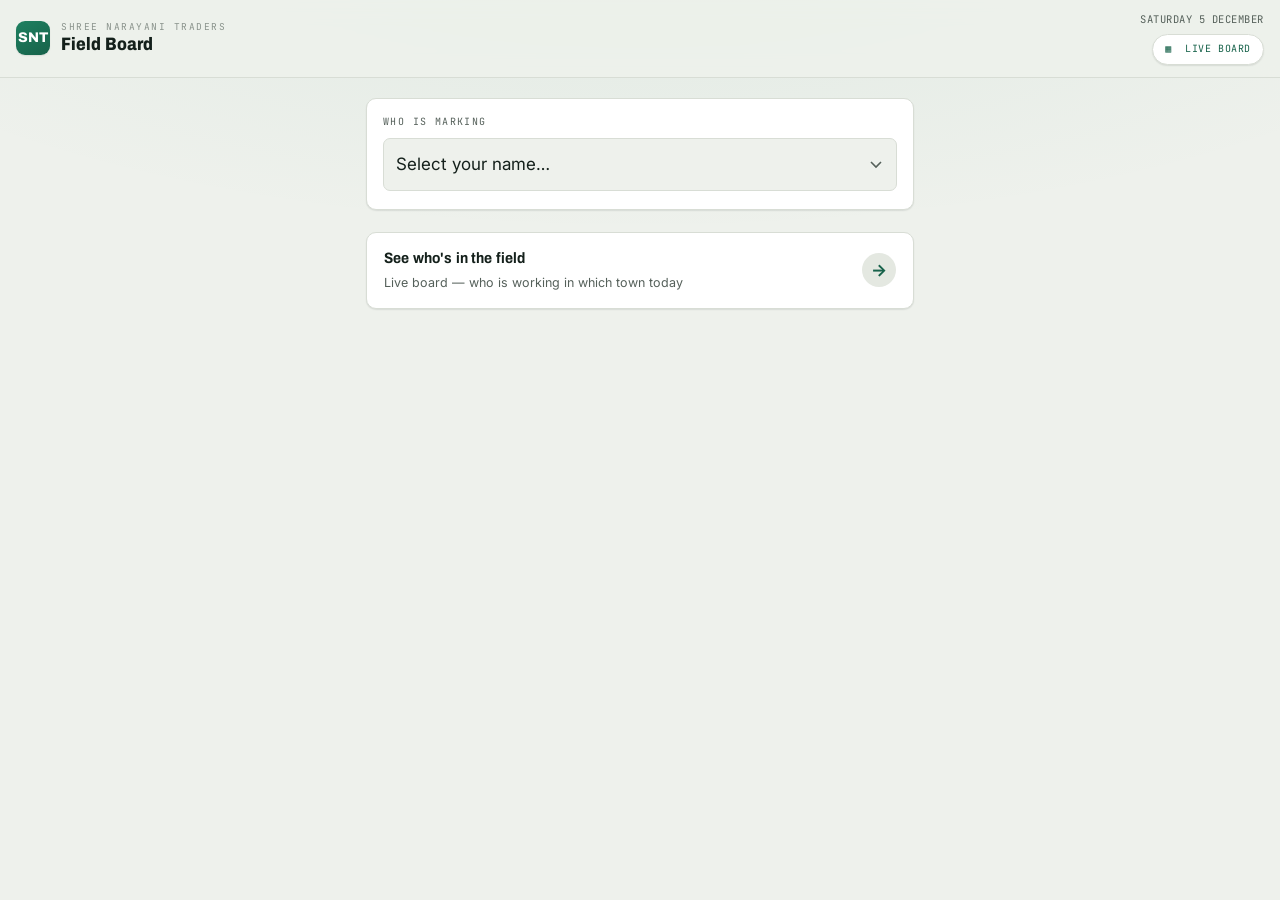
<file: index.html>
<!DOCTYPE html>
<html lang="en">
<head>
<meta charset="utf-8">
<meta name="viewport" content="width=device-width, initial-scale=1, viewport-fit=cover">
<meta name="theme-color" content="#EEF1EC">
<title>Mark your day — SNT Field Board</title>
<link rel="preconnect" href="https://fonts.googleapis.com">
<link rel="preconnect" href="https://fonts.gstatic.com" crossorigin>
<link href="https://fonts.googleapis.com/css2?family=Archivo:wght@600;700;800&family=Inter:wght@400;500;600;700&family=JetBrains+Mono:wght@400;700&display=swap" rel="stylesheet">
<link rel="stylesheet" href="style.css">
</head>
<body>

<header class="mast">
  <div class="brand">
    <div class="logo">SNT</div>
    <div class="tt">
      <span class="co">Shree Narayani Traders</span>
      <h1>Field Board</h1>
    </div>
  </div>
  <div style="display:flex;flex-direction:column;align-items:flex-end;gap:7px">
    <div class="date" id="mastDate"></div>
    <a class="pill" href="dashboard.html">▦&nbsp; Live board</a>
  </div>
</header>

<main class="wrap">

  <!-- receipt shown after a successful mark -->
  <section class="receipt" id="receipt" hidden>
    <div class="rok"><span class="check">✓</span><h2 id="receiptTitle">Marked for today</h2></div>
    <dl>
      <dt>Name</dt><dd id="rName"></dd>
      <dt>Status</dt><dd id="rStatus"></dd>
      <dt id="rLocLabel">Where</dt><dd id="rLoc"></dd>
      <dt>Time</dt><dd id="rTime"></dd>
    </dl>
    <button class="linkbtn" id="editBtn">Change today's entry</button>
  </section>

  <form id="form">
    <div class="step">
      <label class="eyebrow" for="mr">Who is marking</label>
      <select id="mr" required>
        <option value="">Select your name…</option>
      </select>
    </div>

    <div class="step" id="stepStatus" hidden>
      <span class="eyebrow">Today I am</span>
      <div class="statuses" id="statuses"></div>
    </div>

    <div class="step" id="stepLeave" hidden>
      <span class="eyebrow" id="datesTitle">Leave dates <span class="req">— mark the whole period once</span></span>
      <div class="daterow">
        <div><label class="eyebrow2" for="leaveFrom">From</label><input type="date" id="leaveFrom"></div>
        <div><label class="eyebrow2" for="leaveTo">To</label><input type="date" id="leaveTo"></div>
      </div>
      <p class="hint" id="leaveHint">You'll show as “On leave” for every day in this range — no need to mark again.</p>
    </div>

    <div class="step" id="stepWhere" hidden>
      <span class="eyebrow">Zones <span class="req">— pick one or more</span></span>
      <div class="chips" id="zoneChips"></div>

      <span class="eyebrow" style="margin-top:18px">Towns / areas <span class="req">— pick all you'll cover</span></span>
      <div id="townWrap"></div>

      <label class="eyebrow" for="note" style="margin-top:18px">Note (optional)</label>
      <input type="text" id="note" maxlength="60" placeholder="e.g. with ASM, chemist meet">
    </div>

    <div class="submit" id="stepSubmit" hidden>
      <button type="submit" id="go">Mark my day</button>
      <p class="msg" id="msg"></p>
    </div>
  </form>

  <a class="boardlink" href="dashboard.html">
    <div class="bl-txt">
      <strong>See who's in the field</strong>
      <span>Live board — who is working in which town today</span>
    </div>
    <span class="bl-go">→</span>
  </a>
</main>

<script src="data.js"></script>
<script>
(async function () {
  const $ = (id) => document.getElementById(id);
  const state = { mrId: "", status: "", zones: [], picks: [] };  // picks: [{zone, city}]
  const KEY_ME = "snt_fb_me";
  const KEY_DONE = "snt_fb_done";

  $("mastDate").textContent = prettyDateIST();

  const esc = (s) => String(s == null ? "" : s).replace(/[&<>"]/g, (c) =>
    ({ "&": "&amp;", "<": "&lt;", ">": "&gt;", '"': "&quot;" }[c]));

  // Turn aligned zone/town lists into "Maninagar, Gandhinagar (Ahmedabad) · Mehsana (North Gujarat)".
  function formatWhere(zoneStr, cityStr) {
    const zs = splitList(zoneStr), cs = splitList(cityStr);
    if (cs.length && zs.length === cs.length) {
      const byZone = {}, order = [];
      cs.forEach((c, i) => { const z = zs[i]; if (!(z in byZone)) { byZone[z] = []; order.push(z); } byZone[z].push(c); });
      return order.map((z) => byZone[z].join(", ") + " (" + z + ")").join("  ·  ");
    }
    return cityStr + (zoneStr ? "  ·  " + zoneStr : "");   // legacy fallback
  }

  /* ---- MR list: show cached / built-in names instantly, then refresh
          from the Master tab in the background (no blank wait) ---- */
  const mrSel = $("mr");
  function populateNames() {
    const keep = mrSel.value;
    mrSel.innerHTML = '<option value="">Select your name…</option>';
    MRS.slice().sort((a, b) => a.name.localeCompare(b.name)).forEach((m) => {
      const o = document.createElement("option");
      o.value = m.id;
      o.textContent = m.name + " · " + m.division;
      mrSel.appendChild(o);
    });
    if (keep) mrSel.value = keep;
  }
  primeMastersFromCache();
  populateNames();
  loadMaster().then(() => {
    populateNames();
    const me = localStorage.getItem(KEY_ME);
    if (me && !mrSel.value && MRS.some((m) => m.id === me)) {
      mrSel.value = me;
      mrSel.dispatchEvent(new Event("change"));
    }
  });

  /* ---- status buttons ---- */
  const sBox = $("statuses");
  STATUSES.forEach((s) => {
    const b = document.createElement("button");
    b.type = "button";
    b.dataset.code = s.code;
    b.setAttribute("aria-pressed", "false");
    b.innerHTML = '<span class="dot"></span>' + s.label;
    b.addEventListener("click", () => pickStatus(s.code));
    sBox.appendChild(b);
  });

  /* ---- zone chips (multi-select) ---- */
  const zBox = $("zoneChips");
  ZONE_ORDER.forEach((z) => {
    const b = document.createElement("button");
    b.type = "button"; b.className = "chip"; b.dataset.zone = z;
    b.style.setProperty("--cc", "var(" + ZONE_KEY[z].var + ")");
    b.setAttribute("aria-pressed", "false");
    b.innerHTML = '<span class="tick"></span>' + esc(z);
    b.addEventListener("click", () => toggleZone(z, b));
    zBox.appendChild(b);
  });

  function toggleZone(z, btn) {
    const i = state.zones.indexOf(z);
    if (i >= 0) {
      state.zones.splice(i, 1);
      state.picks = state.picks.filter((p) => p.zone !== z);
      btn.setAttribute("aria-pressed", "false");
    } else {
      state.zones.push(z);
      btn.setAttribute("aria-pressed", "true");
    }
    renderTowns();
    refresh();
  }

  /* ---- town chips (multi-select), grouped by the chosen zones ---- */
  function renderTowns() {
    const wrap = $("townWrap");
    wrap.innerHTML = "";
    const picked = ZONE_ORDER.filter((z) => state.zones.includes(z));
    if (!picked.length) {
      wrap.innerHTML = '<p class="emptytowns">Pick a zone above to choose towns.</p>';
      return;
    }
    picked.forEach((z) => {
      const block = document.createElement("div");
      block.className = "townzone";
      block.style.setProperty("--cc", "var(" + ZONE_KEY[z].var + ")");
      const lbl = document.createElement("div");
      lbl.className = "zlabel"; lbl.textContent = z;
      block.appendChild(lbl);
      const chips = document.createElement("div");
      chips.className = "chips";
      ZONES[z].forEach((c) => {
        const b = document.createElement("button");
        b.type = "button"; b.className = "chip";
        b.style.setProperty("--cc", "var(" + ZONE_KEY[z].var + ")");
        b.setAttribute("aria-pressed", String(state.picks.some((p) => p.zone === z && p.city === c)));
        b.innerHTML = '<span class="tick"></span>' + esc(c);
        b.addEventListener("click", () => toggleCity(z, c, b));
        chips.appendChild(b);
      });
      block.appendChild(chips);
      wrap.appendChild(block);
    });
  }

  function toggleCity(z, c, btn) {
    const i = state.picks.findIndex((p) => p.zone === z && p.city === c);
    if (i >= 0) { state.picks.splice(i, 1); btn.setAttribute("aria-pressed", "false"); }
    else { state.picks.push({ zone: z, city: c }); btn.setAttribute("aria-pressed", "true"); }
    refresh();
  }

  /* ---- leave date range (calendar) ---- */
  const lFrom = $("leaveFrom"), lTo = $("leaveTo"), lHint = $("leaveHint");
  const isoToday = todayIST();
  lFrom.min = isoToday; lFrom.value = isoToday;
  lTo.min = isoToday; lTo.value = isoToday;

  function fmtDay(ymd) {
    const p = String(ymd).split("-").map(Number);
    return new Intl.DateTimeFormat("en-GB", { weekday: "short", day: "numeric", month: "short" })
      .format(new Date(p[0], p[1] - 1, p[2]));
  }
  function daysInclusive(a, b) {
    const x = a.split("-").map(Number), y = b.split("-").map(Number);
    return Math.round((Date.UTC(y[0], y[1] - 1, y[2]) - Date.UTC(x[0], x[1] - 1, x[2])) / 864e5) + 1;
  }
  function formatRange(from, to) {
    to = to || from;
    return from === to ? fmtDay(from) : fmtDay(from) + " → " + fmtDay(to) + " (" + daysInclusive(from, to) + " days)";
  }
  function updateLeaveHint() {
    const f = lFrom.value, t = lTo.value;
    const lead = state.status === "HQ" ? "At Company HQ" : "On leave";
    if (f && t && f <= t) {
      const n = daysInclusive(f, t);
      lHint.textContent = n === 1
        ? lead + " " + fmtDay(f) + " — 1 day."
        : lead + " " + formatRange(f, t) + ". Marked once for the whole period — no need to mark again.";
    } else if (f && t && f > t) {
      lHint.textContent = "The “To” date is before the “From” date.";
    } else {
      lHint.textContent = "Pick your dates.";
    }
  }
  lFrom.addEventListener("change", () => {
    if (lTo.value && lTo.value < lFrom.value) lTo.value = lFrom.value;
    lTo.min = lFrom.value || isoToday;
    updateLeaveHint(); refresh();
  });
  lTo.addEventListener("change", () => { updateLeaveHint(); refresh(); });

  mrSel.addEventListener("change", () => {
    state.mrId = mrSel.value;
    if (state.mrId) localStorage.setItem(KEY_ME, state.mrId);
    $("stepStatus").hidden = !state.mrId;
    refresh();
  });

  function pickStatus(code) {
    state.status = code;
    [...sBox.children].forEach((b) =>
      b.setAttribute("aria-pressed", String(b.dataset.code === code))
    );
    const st = STATUSES.find((s) => s.code === code);
    const needsPlace = st.field;
    const needsDates = !!st.range;
    $("stepWhere").hidden = !needsPlace;
    $("stepLeave").hidden = !needsDates;
    if (needsPlace) {
      if (!$("townWrap").children.length) renderTowns();
    } else {
      state.zones = []; state.picks = [];
      [...zBox.children].forEach((b) => b.setAttribute("aria-pressed", "false"));
      renderTowns();
    }
    if (needsDates) {
      const word = code === "LEAVE" ? "Leave" : st.label;
      $("datesTitle").innerHTML = esc(word) + ' dates <span class="req">— mark the whole period once</span>';
      updateLeaveHint();
    }
    refresh();
  }

  function valid() {
    if (!state.mrId || !state.status) return false;
    const st = STATUSES.find((s) => s.code === state.status);
    if (st.field) return state.picks.length > 0;
    if (st.range) return !!(lFrom.value && lTo.value && lFrom.value <= lTo.value);
    return true;
  }
  function refresh() {
    $("stepSubmit").hidden = !state.status;
    $("go").disabled = !valid();
  }

  /* ---- submit ---- */
  $("form").addEventListener("submit", async (e) => {
    e.preventDefault();
    if (!valid()) return;
    const btn = $("go"), msg = $("msg");
    btn.disabled = true;
    btn.textContent = "Sending…";
    msg.className = "msg";
    msg.textContent = "";

    const mr = MRS.find((m) => m.id === state.mrId);
    // Emit town + zone as aligned lists (same length), ordered by zone then
    // town, so a town that lives in two zones keeps the zone it was picked in.
    const ordered = [];
    ZONE_ORDER.forEach((z) => ZONES[z].forEach((c) => {
      if (state.picks.some((p) => p.zone === z && p.city === c)) ordered.push({ zone: z, city: c });
    }));
    const payload = {
      date: todayIST(),
      mrId: mr.id,
      mrName: mr.name,
      division: mr.division,
      status: state.status,
      zone: ordered.map((p) => p.zone).join(", "),
      city: ordered.map((p) => p.city).join(", "),
      note: state.status === "WORKING" ? $("note").value.trim() : "",
    };
    if (STATUSES.find((s) => s.code === state.status).range) {
      payload.leaveFrom = lFrom.value; payload.leaveTo = lTo.value;
    }

    try {
      // text/plain keeps this a "simple request" — no CORS preflight,
      // which Apps Script web apps cannot answer.
      const out = await apiFetch(API_URL, {
        method: "POST",
        headers: { "Content-Type": "text/plain;charset=utf-8" },
        body: JSON.stringify(payload),
      });
      if (!out.ok) throw new Error(out.error || "Server rejected the entry");

      localStorage.setItem(KEY_DONE, JSON.stringify({ ...payload, time: out.time }));
      showReceipt({ ...payload, time: out.time }, out.updated);
    } catch (err) {
      btn.disabled = false;
      btn.textContent = "Mark my day";
      msg.className = "msg err";
      msg.textContent = err.apiConfig
        ? err.message + "."
        : "Could not send — check your connection and press again. (" + err.message + ")";
    }
  });

  /* ---- receipt ---- */
  function showReceipt(d, updated) {
    const st = STATUSES.find((s) => s.code === d.status);
    const isRange = !!(st && st.range && d.leaveFrom);
    const rangeTitle = d.status === "LEAVE" ? "Leave marked" : (st ? st.label + " marked" : "Marked");
    $("receiptTitle").textContent = isRange ? rangeTitle : (updated ? "Entry updated" : "Marked for today");
    $("rName").textContent = d.mrName + " · " + d.division;
    $("rStatus").textContent = st ? st.label : d.status;
    if (isRange) {
      $("rLocLabel").hidden = false; $("rLoc").hidden = false;
      $("rLocLabel").textContent = "Dates";
      $("rLoc").textContent = formatRange(d.leaveFrom, d.leaveTo);
    } else if (d.city) {
      $("rLocLabel").hidden = false; $("rLoc").hidden = false;
      $("rLocLabel").textContent = "Where";
      $("rLoc").textContent = formatWhere(d.zone, d.city);
    } else {
      $("rLocLabel").hidden = true; $("rLoc").hidden = true;
    }
    $("rTime").textContent = d.time || "—";
    $("receipt").hidden = false;
    $("form").hidden = true;
    window.scrollTo(0, 0);
  }

  $("editBtn").addEventListener("click", () => {
    $("receipt").hidden = true;
    $("form").hidden = false;
    $("go").disabled = false;
    $("go").textContent = "Update my entry";
  });

  /* ---- restore ---- */
  const done = JSON.parse(localStorage.getItem(KEY_DONE) || "null");
  if (done && done.date === todayIST()) {
    showReceipt(done, false);
  }
  const me = localStorage.getItem(KEY_ME);
  if (me && MRS.some((m) => m.id === me)) {
    mrSel.value = me;
    mrSel.dispatchEvent(new Event("change"));
  }
})();
</script>
</body>
</html>
</file>
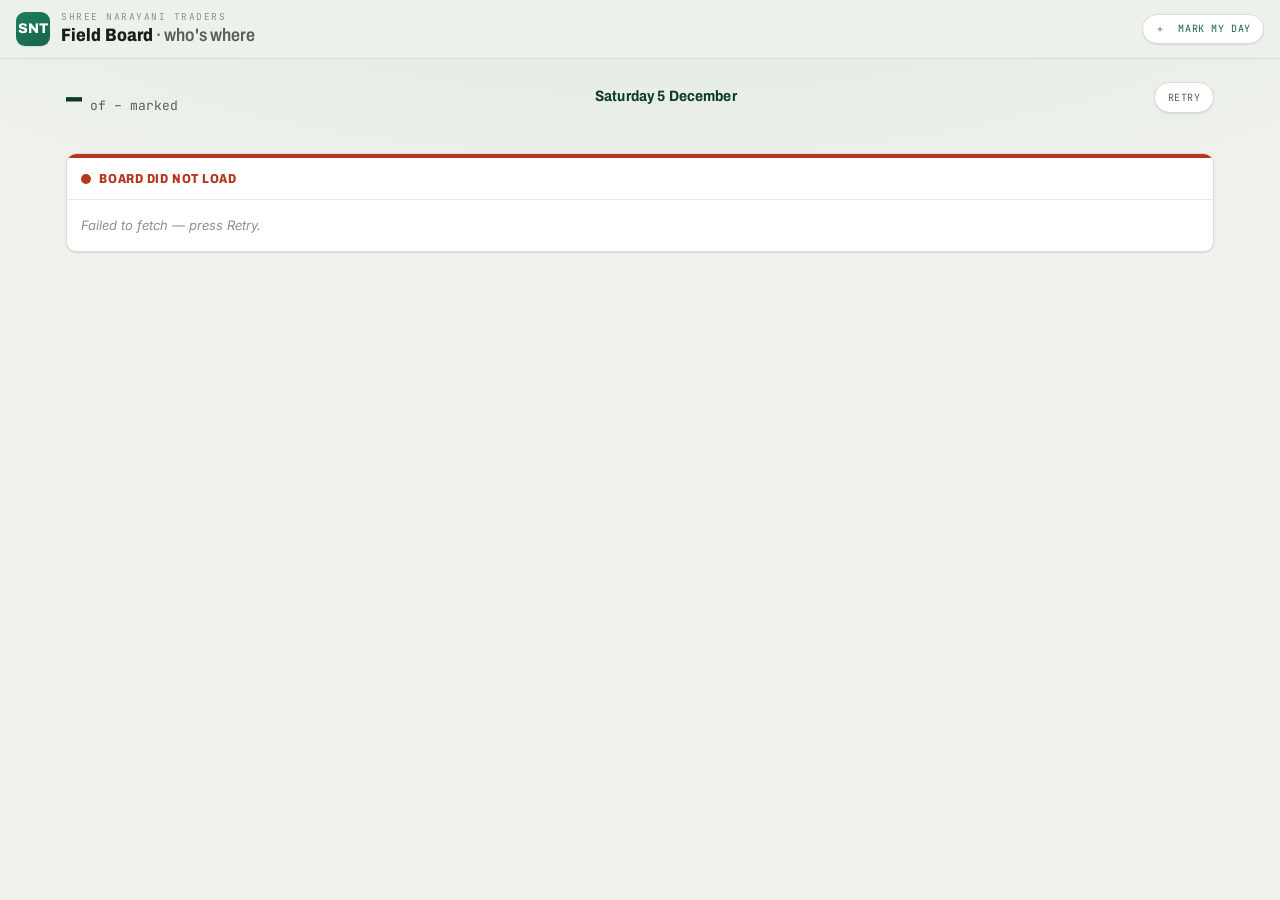
<file: dashboard.html>
<!DOCTYPE html>
<html lang="en">
<head>
<meta charset="utf-8">
<meta name="viewport" content="width=device-width, initial-scale=1">
<meta name="theme-color" content="#EEF1EC">
<title>Live Board — SNT Field Board</title>
<link rel="preconnect" href="https://fonts.googleapis.com">
<link rel="preconnect" href="https://fonts.gstatic.com" crossorigin>
<link href="https://fonts.googleapis.com/css2?family=Archivo:wght@600;700;800&family=Inter:wght@400;500;600;700&family=JetBrains+Mono:wght@400;700&display=swap" rel="stylesheet">
<link rel="stylesheet" href="style.css">
</head>
<body>

<header class="mast">
  <div class="brand">
    <div class="logo">SNT</div>
    <div class="tt">
      <span class="co">Shree Narayani Traders</span>
      <h1>Field Board <span>· who's where</span></h1>
    </div>
  </div>
  <a class="pill" href="index.html">＋&nbsp; Mark my day</a>
</header>

<div class="tally">
  <div class="figure">
    <strong class="big" id="cnt">–</strong>
    <span class="of" id="of">of – marked</span>
  </div>
  <div class="board-date" id="boardDate"></div>
  <button class="refresh" id="refreshBtn">Refresh</button>
  <div class="meter"><span class="bar"><i id="bar" style="width:0%"></i></span></div>
</div>

<main class="board" id="board"></main>

<script src="data.js"></script>
<script>
(function () {
  const $ = (id) => document.getElementById(id);
  const BOARD_CACHE = "snt_board_cache";
  $("boardDate").textContent = prettyDateIST();

  function esc(s) {
    return String(s == null ? "" : s).replace(/[&<>"]/g, (c) =>
      ({ "&": "&amp;", "<": "&lt;", ">": "&gt;", '"': "&quot;" }[c])
    );
  }
  const nameCell = (n, d) =>
    `<span class="nm">${esc(n)}<span class="dv">${esc(d)}</span></span>`;

  function boxHTML(cls, style, title, count, inner) {
    return `<section class="box ${cls}"${style}>
      <header><h2>${esc(title)}</h2><span class="n">${count}</span></header>
      ${inner}</section>`;
  }

  function render(rows) {
    const marked = {};
    rows.forEach((r) => { marked[r.mrId] = r; });   // last row per MR wins

    const buckets = {};
    BOARD_ORDER.forEach((z) => (buckets[z] = []));
    const offField = [], unmarked = [];

    MRS.forEach((m) => {
      const r = marked[m.id];
      if (!r) { unmarked.push(m); return; }
      if (r.status === "WORKING") {
        // An MR can log towns across several zones in one entry. New marks
        // store zone and town as aligned lists (same length), so pair them
        // by position; older marks fall back to the town→zone lookup.
        const towns = splitList(r.city);
        const zonesList = splitList(r.zone);
        const aligned = zonesList.length === towns.length;
        const byZone = {};
        towns.forEach((t, i) => {
          const z = aligned ? zonesList[i] : (CITY_TO_ZONE[t] || zonesList[0]);
          if (z && buckets[z]) (byZone[z] = byZone[z] || []).push(t);
        });
        Object.keys(byZone).forEach((z) => {
          buckets[z].push({ mrName: r.mrName, division: r.division, towns: byZone[z] });
        });
      } else {
        offField.push(r);
      }
    });

    const total = MRS.length, done = total - unmarked.length;
    $("cnt").textContent = done;
    $("of").textContent = "of " + total + " marked";
    $("bar").style.width = (total ? (done / total) * 100 : 0) + "%";

    // --- the zones ---
    let zonesHTML = "";
    BOARD_ORDER.forEach((z) => {
      const list = buckets[z];
      const inner = list.length
        ? "<ul>" + list.map((e) =>
            `<li>${nameCell(e.mrName, e.division)}<span class="loc">${esc(e.towns.join(", "))}</span></li>`
          ).join("") + "</ul>"
        : '<p class="empty">Nobody in this zone today.</p>';
      zonesHTML += boxHTML("zone", ` style="--zc:var(${ZONE_KEY[z].var})"`, z, list.length, inner);
    });

    // --- summary row ---
    const LBL = { HQ: "Company HQ", OFFICE: "SNT Office", LEAVE: "On leave" };
    const offHTML = boxHTML("offfield", "", "Not in field — declared", offField.length,
      offField.length
        ? "<ul>" + offField.map((r) =>
            `<li>${nameCell(r.mrName, r.division)}<span class="loc">${esc(LBL[r.status] || r.status)}</span></li>`
          ).join("") + "</ul>"
        : '<p class="empty">Everyone is in the field.</p>'
    );

    const unmarkedHTML = boxHTML("unmarked" + (unmarked.length ? "" : " clear"), "", "Not marked — call these", unmarked.length,
      unmarked.length
        ? "<ul>" + unmarked.map((m) => `<li>${nameCell(m.name, m.division)}</li>`).join("") + "</ul>"
        : `<p class="empty">All ${total} marked. Nothing to chase.</p>`
    );

    $("board").innerHTML =
      '<div class="zones-grid">' + zonesHTML + '</div>' +
      '<div class="divider">Summary</div>' +
      '<div class="summary-grid">' + offHTML + unmarkedHTML + '</div>';
  }

  // Paint the last board we saw the instant the page opens, so there's
  // never a blank wait while the network catches up.
  function paintFromCache() {
    try {
      const c = JSON.parse(localStorage.getItem(BOARD_CACHE) || "null");
      if (c && c.date === todayIST() && Array.isArray(c.rows)) {
        if (Array.isArray(c.mrs) && c.mrs.length) { MRS = c.mrs; MRS_SOURCE = "sheet"; }
        render(c.rows);
        return true;
      }
    } catch (e) {}
    return false;
  }

  async function load() {
    const b = $("refreshBtn");
    if (b.textContent !== "Retry") b.textContent = "Loading…";
    try {
      // One round-trip: MR list + today's rows together (backend ?board=1).
      const out = await apiFetch(API_URL + "?board=1&date=" + todayIST() + "&t=" + Date.now());
      if (!out.ok) throw new Error(out.error || "load failed");

      if (Array.isArray(out.mrs) && out.mrs.length) {
        MRS = out.mrs; MRS_SOURCE = "sheet";
        try { localStorage.setItem("snt_mrs", JSON.stringify(out.mrs)); } catch (e) {}
      } else if (MRS_SOURCE !== "sheet") {
        // Older backend that doesn't answer ?board=1 with a list — get it separately.
        await loadMaster();
      }

      const rows = out.rows || [];
      render(rows);
      try {
        localStorage.setItem(BOARD_CACHE, JSON.stringify({ date: todayIST(), rows: rows, mrs: MRS }));
      } catch (e) {}

      b.textContent = MRS_SOURCE === "sheet" ? "Refresh" : "Refresh · old list";
      b.title = MRS_SOURCE === "sheet" ? "" :
        "Could not read the Master tab — showing the built-in MR list, which may be out of date.";
    } catch (e) {
      b.textContent = "Retry";
      // Keep whatever is already on screen (cache); only show an error on a blank board.
      if (!$("board").querySelector(".zones-grid")) {
        $("board").innerHTML =
          '<div class="zones-grid"><section class="box unmarked" style="grid-column:1/-1">' +
          '<header><h2>Board did not load</h2></header>' +
          '<p class="empty">' + esc(e.message) + (e.apiConfig ? '.' : ' — press Retry.') + '</p></section></div>';
      }
    }
  }

  $("refreshBtn").addEventListener("click", load);
  paintFromCache();
  load();
  setInterval(load, 60000);
})();
</script>
</body>
</html>
</file>
<file: style.css>
:root {
  /* surfaces & ink */
  --paper:   #EEF1EC;
  --paper-2: #E4E8E1;
  --card:    #FFFFFF;
  --ink:     #14201B;
  --ink-2:   #55605A;
  --ink-3:   #8A938C;
  --rule:    #D8DDD5;
  --rule-2:  #E8EBE4;

  /* brand */
  --brand:   #17624A;
  --brand-2: #1E8060;
  --brand-ink: #0C3B2C;
  --alert:   #B4381E;

  /* zones — validated for distinctness on the card surface */
  --z-ahmedabad: #C0392B;
  --z-north:     #2F6BB0;
  --z-central:   #9B3B8C;
  --z-south:     #0E8B6E;
  --z-west:      #B58A0A;

  --r:   10px;
  --r-sm: 7px;
  --shadow-1: 0 1px 2px rgba(20,32,27,.06), 0 1px 1px rgba(20,32,27,.04);
  --shadow-2: 0 4px 14px rgba(20,32,27,.09), 0 1px 3px rgba(20,32,27,.06);
}

* { box-sizing: border-box; margin: 0; padding: 0; -webkit-tap-highlight-color: transparent; }

html { scroll-behavior: smooth; }

body {
  background:
    radial-gradient(120% 60% at 50% -10%, rgba(30,128,96,.07), transparent 60%),
    var(--paper);
  color: var(--ink);
  font-family: "Inter", system-ui, -apple-system, "Segoe UI", sans-serif;
  font-size: 16px;
  line-height: 1.45;
  -webkit-font-smoothing: antialiased;
  min-height: 100vh;
}

/* ---------- masthead ---------- */
.mast {
  position: sticky; top: 0; z-index: 20;
  background: rgba(238,241,236,.86);
  backdrop-filter: saturate(1.4) blur(10px);
  -webkit-backdrop-filter: saturate(1.4) blur(10px);
  border-bottom: 1px solid var(--rule);
  padding: 12px 16px;
  display: flex; align-items: center; justify-content: space-between; gap: 12px;
}
.mast .brand { display: flex; align-items: center; gap: 11px; min-width: 0; }
.mast .logo {
  width: 34px; height: 34px; border-radius: 9px; flex: none;
  background: linear-gradient(150deg, var(--brand-2), var(--brand));
  color: #fff; display: grid; place-items: center;
  font-family: "Archivo", sans-serif; font-weight: 800; font-size: 14px;
  letter-spacing: .02em; box-shadow: var(--shadow-1);
}
.mast .tt { min-width: 0; }
.mast .co {
  display: block;
  font-family: "JetBrains Mono", ui-monospace, monospace;
  font-size: 9.5px; letter-spacing: .16em; text-transform: uppercase;
  color: var(--ink-3); line-height: 1;
  white-space: nowrap; overflow: hidden; text-overflow: ellipsis;
}
.mast h1 {
  font-family: "Archivo", "Inter", sans-serif;
  font-weight: 800; font-stretch: 85%;
  font-size: 18px; letter-spacing: .005em; line-height: 1.15; margin-top: 3px;
}
.mast h1 span { color: var(--ink-2); font-weight: 600; }
.mast .date {
  font-family: "JetBrains Mono", ui-monospace, monospace;
  font-size: 10.5px; color: var(--ink-2); text-transform: uppercase; letter-spacing: .05em;
  text-align: right; white-space: nowrap;
}

/* ---------- generic ---------- */
.wrap { max-width: 580px; margin: 0 auto; padding: 20px 16px 40px; }
.eyebrow {
  font-family: "JetBrains Mono", ui-monospace, monospace;
  font-size: 10px; letter-spacing: .14em; text-transform: uppercase;
  color: var(--ink-2); margin-bottom: 9px; display: block;
}
.eyebrow .req { color: var(--alert); }
.step {
  margin-bottom: 16px; background: var(--card);
  border: 1px solid var(--rule); border-radius: var(--r);
  padding: 16px 16px 18px; box-shadow: var(--shadow-1);
}
.step[hidden] { display: none; }
.hint { font-size: 12.5px; color: var(--ink-3); margin-top: -3px; margin-bottom: 12px; }

select, input[type="text"] {
  width: 100%; font: inherit; font-size: 17px;
  padding: 13px 12px; background: var(--paper);
  border: 1px solid var(--rule); border-radius: var(--r-sm); color: var(--ink);
  appearance: none;
  background-image: url("data:image/svg+xml;utf8,<svg xmlns='http://www.w3.org/2000/svg' width='12' height='8'><path d='M1 1l5 5 5-5' stroke='%2355605A' stroke-width='1.6' fill='none'/></svg>");
  background-repeat: no-repeat; background-position: right 14px center;
  transition: border-color .15s ease, box-shadow .15s ease;
}
input[type="text"] { background-image: none; }
input[type="date"] {
  width: 100%; font: inherit; font-size: 16px; padding: 12px;
  background: var(--paper); border: 1px solid var(--rule); border-radius: var(--r-sm);
  color: var(--ink); min-height: 48px;
}
input[type="date"]:focus { outline: none; border-color: var(--brand-2); box-shadow: 0 0 0 3px rgba(30,128,96,.16); }
.daterow { display: flex; gap: 10px; }
.daterow > div { flex: 1; min-width: 0; }
.eyebrow2 {
  display: block; font-family: "JetBrains Mono", ui-monospace, monospace;
  font-size: 10px; letter-spacing: .12em; text-transform: uppercase;
  color: var(--ink-2); margin-bottom: 6px;
}
select:focus, input:focus {
  outline: none; border-color: var(--brand-2);
  box-shadow: 0 0 0 3px rgba(30,128,96,.16);
}
select:focus-visible, input:focus-visible, button:focus-visible {
  outline: 2px solid var(--brand-ink); outline-offset: 2px;
}
select:disabled { opacity: .5; }

/* ---------- status pills ---------- */
.statuses { display: grid; gap: 9px; }
.statuses button {
  font: inherit; font-size: 16px; font-weight: 550; text-align: left;
  padding: 15px 15px; background: var(--paper); color: var(--ink);
  border: 1px solid var(--rule); border-radius: var(--r-sm); cursor: pointer;
  display: flex; align-items: center; gap: 12px;
  transition: transform .08s ease, border-color .15s ease, background .15s ease;
}
.statuses button:active { transform: scale(.99); }
.statuses button .dot {
  width: 11px; height: 11px; border-radius: 50%; border: 2px solid var(--ink-3); flex: none;
  transition: background .15s ease, border-color .15s ease;
}
.statuses button[aria-pressed="true"] {
  border-color: var(--brand); background: var(--brand); color: #fff;
  box-shadow: var(--shadow-1);
}
.statuses button[aria-pressed="true"] .dot {
  background: #fff; border-color: #fff;
  box-shadow: inset 0 0 0 2.5px var(--brand);
}

/* ---------- chips (zones & towns, multi-select) ---------- */
.chips { display: flex; flex-wrap: wrap; gap: 8px; }
.chip {
  --cc: var(--ink);
  font: inherit; font-size: 14.5px; font-weight: 550;
  padding: 9px 13px; min-height: 40px;
  background: var(--paper); color: var(--ink);
  border: 1.5px solid var(--rule); border-radius: 99px; cursor: pointer;
  display: inline-flex; align-items: center; gap: 7px;
  transition: transform .08s ease, border-color .15s ease, background .15s ease;
}
.chip:active { transform: scale(.96); }
.chip .tick {
  width: 8px; height: 8px; border-radius: 50%; background: var(--cc);
  flex: none; opacity: .55; transition: opacity .15s ease, transform .15s ease;
}
.chip[aria-pressed="true"] {
  border-color: var(--cc);
  background: color-mix(in srgb, var(--cc) 15%, var(--card));
  color: color-mix(in srgb, var(--cc) 72%, var(--ink));
  font-weight: 650;
}
.chip[aria-pressed="true"] .tick { opacity: 1; transform: scale(1.15); }

.townzone { margin-top: 14px; }
.townzone:first-child { margin-top: 0; }
.townzone > .zlabel {
  display: flex; align-items: center; gap: 7px; margin-bottom: 9px;
  font-family: "JetBrains Mono", monospace; font-size: 10.5px;
  letter-spacing: .1em; text-transform: uppercase; color: var(--ink-2);
}
.townzone > .zlabel::before {
  content: ""; width: 9px; height: 9px; border-radius: 3px; background: var(--cc, var(--ink));
}
.emptytowns { font-size: 13.5px; color: var(--ink-3); font-style: italic; }

/* ---------- submit ---------- */
.submit {
  position: sticky; bottom: 0; padding: 14px 0 max(10px, env(safe-area-inset-bottom));
  background: linear-gradient(transparent, var(--paper) 30%);
  z-index: 10;
}
.submit button {
  width: 100%; font-family: "Archivo", sans-serif; font-weight: 700; font-stretch: 90%;
  font-size: 17px; letter-spacing: .03em; text-transform: uppercase;
  padding: 17px; border: 0; border-radius: var(--r);
  background: linear-gradient(150deg, var(--brand-2), var(--brand));
  color: #fff; cursor: pointer; box-shadow: var(--shadow-2);
  transition: transform .08s ease, filter .15s ease;
}
.submit button:active { transform: translateY(1px) scale(.995); }
.submit button:disabled {
  background: var(--rule); color: var(--ink-3); cursor: not-allowed;
  box-shadow: none;
}

.msg { margin-top: 11px; font-size: 14px; min-height: 20px; }
.msg.err { color: var(--alert); font-weight: 500; }

/* ---------- dashboard link on the form ---------- */
.boardlink {
  display: flex; align-items: center; justify-content: space-between; gap: 12px;
  margin-top: 22px; padding: 15px 17px;
  background: var(--card); border: 1px solid var(--rule); border-radius: var(--r);
  box-shadow: var(--shadow-1); text-decoration: none; color: var(--ink);
  transition: transform .1s ease, box-shadow .15s ease, border-color .15s ease;
}
.boardlink:hover { box-shadow: var(--shadow-2); border-color: var(--rule); transform: translateY(-1px); }
.boardlink .bl-txt strong {
  display: block; font-family: "Archivo", sans-serif; font-weight: 700; font-stretch: 90%;
  font-size: 15px; letter-spacing: .01em;
}
.boardlink .bl-txt span { font-size: 12.5px; color: var(--ink-2); }
.boardlink .bl-go {
  flex: none; width: 34px; height: 34px; border-radius: 50%;
  background: var(--paper-2); color: var(--brand); display: grid; place-items: center;
  font-size: 17px; font-weight: 700;
}

/* mast button variant (small pill, used on the form header) */
.mast .pill {
  flex: none; font-family: "JetBrains Mono", monospace; font-size: 10px;
  letter-spacing: .06em; text-transform: uppercase; text-decoration: none;
  color: var(--brand); background: var(--card); border: 1px solid var(--rule);
  border-radius: 99px; padding: 7px 12px; box-shadow: var(--shadow-1);
  display: inline-flex; align-items: center; gap: 6px; white-space: nowrap;
}

/* ---------- receipt ---------- */
.receipt {
  background: var(--card); border: 1px solid var(--rule);
  border-radius: var(--r); box-shadow: var(--shadow-2);
  padding: 20px; margin-bottom: 18px; position: relative; overflow: hidden;
}
.receipt::before {
  content: ""; position: absolute; inset: 0 auto 0 0; width: 4px;
  background: linear-gradient(var(--brand-2), var(--brand));
}
.receipt .rok {
  display: inline-flex; align-items: center; gap: 8px; margin-bottom: 12px;
}
.receipt .rok .check {
  width: 22px; height: 22px; border-radius: 50%; background: var(--brand);
  color: #fff; display: grid; place-items: center; font-size: 13px; flex: none;
}
.receipt h2 {
  font-family: "Archivo", sans-serif; font-weight: 800; font-stretch: 85%;
  text-transform: uppercase; font-size: 15px; letter-spacing: .03em;
}
.receipt dl { display: grid; grid-template-columns: 88px 1fr; gap: 8px 12px; font-size: 15px; }
.receipt dt { color: var(--ink-2); font-size: 13px; padding-top: 1px; }
.receipt dd { font-weight: 600; }
.linkbtn {
  background: none; border: 0; font: inherit; font-size: 14px; color: var(--brand);
  text-decoration: underline; text-underline-offset: 3px; cursor: pointer;
  padding: 12px 0 2px; font-weight: 500;
}

/* ============ DASHBOARD ============ */
.tally {
  max-width: 1180px; margin: 0 auto;
  display: flex; align-items: center; gap: 14px 16px; flex-wrap: wrap;
  padding: 18px 16px 16px;
}
.tally .figure { display: flex; align-items: baseline; gap: 9px; }
.tally .big {
  font-family: "Archivo", sans-serif; font-weight: 800; font-stretch: 80%;
  font-size: 40px; line-height: 1; letter-spacing: -.02em; color: var(--brand-ink);
}
.tally .of { font-family: "JetBrains Mono", monospace; font-size: 13px; color: var(--ink-2); }
.tally .board-date {
  flex: 1 1 auto; text-align: center;
  font-family: "Archivo", sans-serif; font-weight: 700; font-stretch: 90%;
  font-size: 15px; letter-spacing: .01em; color: var(--brand-ink);
}
.tally .meter {
  flex: 1 1 100%; order: 9; min-width: 140px;
}
.tally .bar {
  height: 10px; background: var(--paper-2); border-radius: 99px; overflow: hidden;
  box-shadow: inset 0 1px 2px rgba(20,32,27,.06);
}
.tally .bar i {
  display: block; height: 100%; border-radius: 99px;
  background: linear-gradient(90deg, var(--brand-2), var(--brand));
  transition: width .6s cubic-bezier(.2,.7,.2,1);
}
.tally .refresh {
  flex: none; font-family: "JetBrains Mono", monospace; font-size: 10px; color: var(--ink-2);
  letter-spacing: .05em; text-transform: uppercase;
  background: var(--card); border: 1px solid var(--rule); border-radius: 99px;
  padding: 8px 13px; cursor: pointer; box-shadow: var(--shadow-1);
  transition: transform .08s ease;
}
.tally .refresh:active { transform: scale(.96); }

.board { max-width: 1180px; margin: 0 auto; padding: 6px 16px 60px; }

.zones-grid, .summary-grid {
  display: grid; gap: 13px;
  grid-template-columns: repeat(auto-fill, minmax(250px, 1fr));
  align-items: start;
}
.summary-grid { margin-top: 13px; }
.board .divider {
  display: flex; align-items: center; gap: 12px; margin: 22px 2px 4px;
  font-family: "JetBrains Mono", monospace; font-size: 10px;
  letter-spacing: .12em; text-transform: uppercase; color: var(--ink-3);
}
.board .divider::before, .board .divider::after {
  content: ""; height: 1px; background: var(--rule); flex: 1;
}

.box {
  background: var(--card); border: 1px solid var(--rule); border-radius: var(--r);
  overflow: hidden; display: flex; flex-direction: column; box-shadow: var(--shadow-1);
}
.box::before {
  content: ""; display: block; height: 4px;
  background: var(--zc, var(--ink));
}
.box > header {
  padding: 12px 14px 10px; display: flex; align-items: center; justify-content: space-between;
  gap: 8px; border-bottom: 1px solid var(--rule-2);
}
.box > header h2 {
  font-family: "Archivo", sans-serif; font-weight: 800; font-stretch: 82%;
  font-size: 13px; text-transform: uppercase; letter-spacing: .06em; color: var(--zc, var(--ink));
  display: flex; align-items: center; gap: 8px;
}
.box > header h2::before {
  content: ""; width: 10px; height: 10px; border-radius: 3px; background: var(--zc, var(--ink)); flex: none;
}
.box.offfield > header h2::before, .box.unmarked > header h2::before { border-radius: 50%; }
.box > header .n {
  font-family: "JetBrains Mono", monospace; font-size: 14px; font-weight: 700;
  color: var(--zc, var(--ink)); background: color-mix(in srgb, var(--zc, var(--ink)) 12%, var(--card));
  min-width: 26px; height: 24px; padding: 0 8px; border-radius: 99px;
  display: inline-flex; align-items: center; justify-content: center;
}
.box ul { list-style: none; }
.box li {
  padding: 11px 14px; border-bottom: 1px solid var(--rule-2);
  display: flex; align-items: baseline; justify-content: space-between; gap: 4px 10px;
  flex-wrap: wrap;
}
.box li:last-child { border-bottom: 0; }
.nm { font-weight: 600; font-size: 15px; }
.dv {
  font-family: "JetBrains Mono", monospace; font-size: 9px; letter-spacing: .06em;
  text-transform: uppercase; color: var(--ink-2);
  border: 1px solid var(--rule); border-radius: 99px; padding: 2px 7px; margin-left: 7px;
  vertical-align: 1px; white-space: nowrap;
}
.loc { font-size: 13.5px; color: var(--ink-2); text-align: right; margin-left: auto; }
.empty { padding: 16px 14px; font-size: 13px; color: var(--ink-3); font-style: italic; }

.box.zone { min-height: 132px; }
.box.offfield { --zc: var(--ink-2); }
.box.unmarked { --zc: var(--alert); }
.box.unmarked.clear { --zc: var(--brand); }
.box.unmarked.clear .empty { color: var(--brand); font-style: normal; font-weight: 600; }

@media (max-width: 640px) {
  .zones-grid, .summary-grid { grid-template-columns: 1fr; }
  .box.zone { min-height: 0; }
  .tally .big { font-size: 34px; }
  .tally .board-date { flex-basis: 100%; order: 8; text-align: left; margin-top: 2px; }
}
@media (prefers-reduced-motion: reduce) { *, html { transition: none !important; scroll-behavior: auto; } }
</file>
